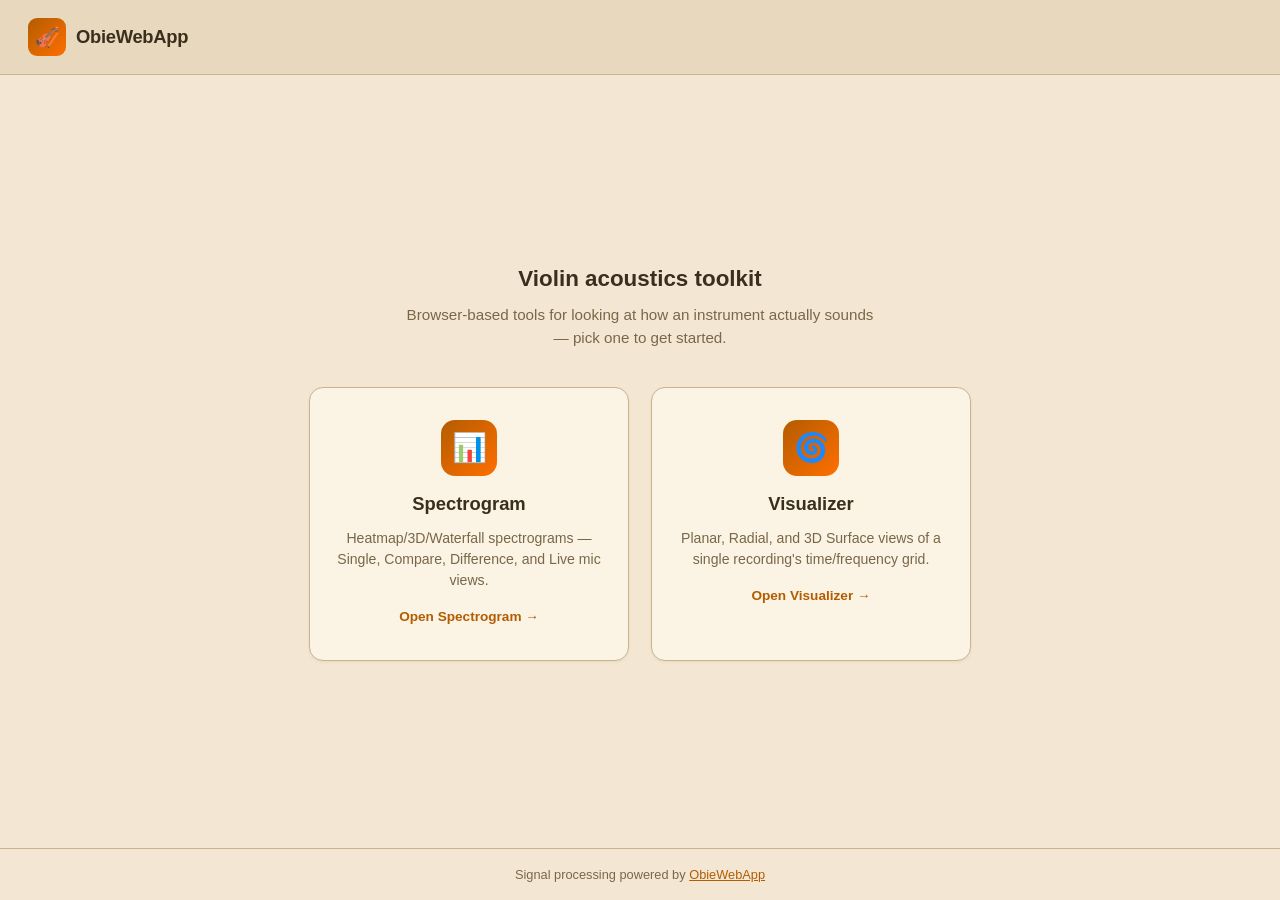
<file: index.html>
<!DOCTYPE html>
<html lang="en">
<head>
  <meta charset="UTF-8">
  <meta name="viewport" content="width=device-width, initial-scale=1.0">
  <title>ObieWebApp</title>
  <style>
    :root {
      --bg:        #f3e7d3;
      --bg-deep:   #e8d8be;
      --surface:   #fbf3e3;
      --border:    #c9b48f;
      --text:      #3a2e1d;
      --muted:     #7a6749;
      --accent:    #b35c00;
      --accent-2:  #ff6f00;
      --shadow:    0 1px 3px rgba(80, 50, 10, 0.08);
    }
    * { box-sizing: border-box; margin: 0; padding: 0; }
    html, body {
      background: var(--bg);
      color: var(--text);
      font-family: -apple-system, BlinkMacSystemFont, "Segoe UI", Helvetica, Arial, sans-serif;
      line-height: 1.5;
      min-height: 100vh;
      display: flex;
      flex-direction: column;
    }
    header.obie-header {
      display: flex;
      align-items: center;
      gap: 14px;
      padding: 18px 28px;
      background: var(--bg-deep);
      border-bottom: 1px solid var(--border);
    }
    header.obie-header .brand {
      display: flex;
      align-items: center;
      gap: 10px;
      color: var(--text);
    }
    header.obie-header .logo-icon {
      width: 38px; height: 38px;
      background: linear-gradient(135deg, var(--accent), var(--accent-2));
      border-radius: 9px;
      display: flex; align-items: center; justify-content: center;
      font-size: 20px;
    }
    header.obie-header h1 {
      font-size: 1.15rem;
      font-weight: 700;
      letter-spacing: -0.3px;
    }

    main {
      flex: 1;
      display: flex;
      flex-direction: column;
      align-items: center;
      justify-content: center;
      padding: 40px 20px;
      gap: 10px;
    }
    main .intro {
      text-align: center;
      max-width: 480px;
      margin-bottom: 28px;
    }
    main .intro h2 {
      font-size: 1.4rem;
      margin-bottom: 8px;
    }
    main .intro p {
      color: var(--muted);
      font-size: 0.95rem;
    }

    .tool-grid {
      display: flex;
      flex-wrap: wrap;
      gap: 22px;
      justify-content: center;
      max-width: 780px;
    }
    a.tool-card {
      display: flex;
      flex-direction: column;
      align-items: center;
      text-align: center;
      gap: 10px;
      width: 320px;
      padding: 32px 26px;
      background: var(--surface);
      border: 1px solid var(--border);
      border-radius: 14px;
      box-shadow: var(--shadow);
      text-decoration: none;
      color: var(--text);
      transition: transform 0.15s, border-color 0.15s, box-shadow 0.15s;
    }
    a.tool-card:hover {
      transform: translateY(-3px);
      border-color: var(--accent);
      box-shadow: 0 6px 16px rgba(80, 50, 10, 0.14);
    }
    a.tool-card .tool-icon {
      width: 56px; height: 56px;
      background: linear-gradient(135deg, var(--accent), var(--accent-2));
      border-radius: 14px;
      display: flex; align-items: center; justify-content: center;
      font-size: 28px;
      margin-bottom: 4px;
    }
    a.tool-card h3 {
      font-size: 1.15rem;
      font-weight: 700;
    }
    a.tool-card p {
      color: var(--muted);
      font-size: 0.88rem;
    }
    a.tool-card .go {
      margin-top: 6px;
      font-size: 0.85rem;
      font-weight: 600;
      color: var(--accent);
    }

    footer.obie-footer {
      text-align: center;
      padding: 16px;
      font-size: 0.8rem;
      color: var(--muted);
      border-top: 1px solid var(--border);
    }
    footer.obie-footer a { color: var(--accent); }
  </style>
</head>
<body>

  <header class="obie-header">
    <span class="brand">
      <div class="logo-icon">🎻</div>
      <h1>ObieWebApp</h1>
    </span>
  </header>

  <main>
    <div class="intro">
      <h2>Violin acoustics toolkit</h2>
      <p>Browser-based tools for looking at how an instrument actually sounds — pick one to get started.</p>
    </div>

    <div class="tool-grid">
      <a class="tool-card" href="./spectrogram/">
        <div class="tool-icon">📊</div>
        <h3>Spectrogram</h3>
        <p>Heatmap/3D/Waterfall spectrograms — Single, Compare, Difference, and Live mic views.</p>
        <span class="go">Open Spectrogram →</span>
      </a>

      <a class="tool-card" href="./visualizer/">
        <div class="tool-icon">🌀</div>
        <h3>Visualizer</h3>
        <p>Planar, Radial, and 3D Surface views of a single recording's time/frequency grid.</p>
        <span class="go">Open Visualizer →</span>
      </a>
    </div>
  </main>

  <footer class="obie-footer">
    Signal processing powered by <a href="https://github.com/chrisbuerginrogers/ObieApp" target="_blank" rel="noopener">ObieWebApp</a>
  </footer>

</body>
</html>
</file>
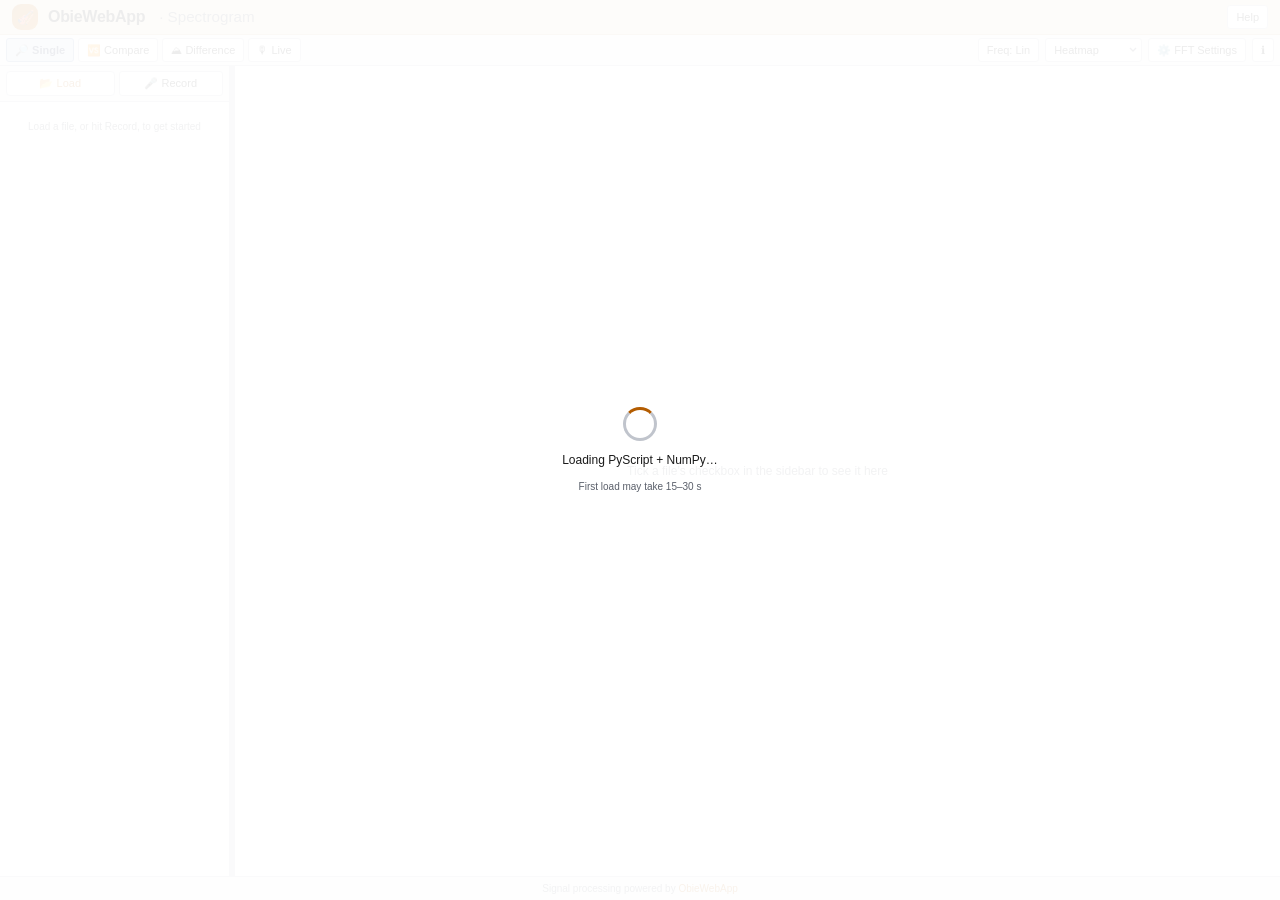
<file: spectrogram/index.html>
<!DOCTYPE html>
<html lang="en">
<head>
  <script src="./coi-serviceworker.js"></script>
  <meta charset="UTF-8">
  <meta name="viewport" content="width=device-width, initial-scale=1.0">
  <title>Spectrogram — ObieWebApp</title>

  <link rel="stylesheet" href="./css/theme.css">
  <link rel="stylesheet" href="./spectrogram.css">

  <script src="https://cdn.plot.ly/plotly-2.32.0.min.js" crossorigin="anonymous"></script>

  <!-- PyScript 2026.3.1 -->
  <link  rel="stylesheet" href="https://pyscript.net/releases/2026.3.1/core.css">
  <script type="module"   src="https://pyscript.net/releases/2026.3.1/core.js"></script>

  <!-- Shared JS — order matters -->
  <script src="./js/plotly-theme.js"></script>
  <script src="./js/audio.js"></script>
  <script src="./js/browser-check.js"></script>       <!-- Chrome check -->
  <script src="./spectrogram.js" defer></script>
</head>
<body>

<div id="loading" class="loading-overlay">
  <div class="spin"></div>
  <div class="load-title">Loading PyScript + NumPy…</div>
  <div class="load-sub">First load may take 15–30 s</div>
</div>

<div class="sp-page">

  <!-- ── Header ──────────────────────────────────────────────────────── -->
  <header class="obie-header">
    <span class="brand">
      <div class="logo-icon">🎻</div>
      <h1>ObieWebApp</h1>
    </span>
    <span class="crumb">· Spectrogram</span>
    <div class="gap"></div>
    <button class="tb-btn" onclick="specHelp()">Help</button>
  </header>

  <!-- ── Toolbar ─────────────────────────────────────────────────────── -->
  <div class="sp-toolbar">
    <div class="tb-group">
      <button id="mode-single-btn" class="tb-btn active" onclick="specSetMode('single')" title="Show the topmost sidebar-checked file, full width">🔎 Single</button>
      <button id="mode-compare-btn" class="tb-btn" onclick="specSetMode('compare')" title="Show up to 6 files selected in the sidebar, stacked as rows">🆚 Compare</button>
      <button id="mode-diff-btn" class="tb-btn" onclick="specSetMode('diff')" title="Show the intensity difference between the ① and ② files chosen in the sidebar">⛰ Difference</button>
      <button id="mode-live-btn" class="tb-btn" onclick="specSetMode('live')" title="Watch a live spectrogram of the microphone without saving it — handy for dialing in settings">🎙 Live</button>
    </div>
    <div class="tb-flex"></div>
    <button id="mirror-style-btn" class="tb-btn" onclick="specToggleMirrorStyle()" style="display:none"
            title="Toggle Mirror between two independent curves/surfaces and a true signed ①&#8722;② subtraction">Mirror: Independent</button>
    <button id="mirror-3d-btn" class="tb-btn" onclick="specToggleMirror3D()" style="display:none"
            title="Toggle Mirror between a flat 2D chart and literal 3D surfaces">Mirror: Flat</button>
    <button id="mirror-axis-btn" class="tb-btn" onclick="specToggleMirrorAxis()" style="display:none"
            title="Toggle which axis the two files share in flat Mirror view">Mirror: Frequency</button>
    <button id="freq-scale-btn" class="tb-btn" onclick="specToggleFreqScale()"
            title="Toggle spectrogram frequency axis between linear and log">Freq: Lin</button>
    <select id="view-mode-sel" class="tb-btn" onchange="specViewModeChanged()" title="Plot type">
      <option value="heatmap" selected>Heatmap</option>
      <option value="surface">3D Surface</option>
      <option value="waterfall">Waterfall</option>
      <option value="mirror" title="Difference view only">Mirror (① | ②)</option>
    </select>
    <button class="tb-btn" onclick="specPreferences()" title="FFT window/hop/max-freq, smoothing, colorscale">⚙️ FFT Settings</button>
    <button class="tb-btn" onclick="specShowInfo()" title="How to use this tool">ℹ</button>
  </div>

  <!-- ── Main body: sidebar + resizer + plot area ─────────────────────── -->
  <div class="sp-body">

    <!-- Left: loaded-file list (Explore-style) -->
    <div class="sp-sidebar">
      <div class="sp-sidebar-toolbar">
        <label class="file-btn" id="file-btn-label" style="width:auto"
               title="WAV/MP3 (audio) or TRF/TRV/AvC/AvR/CSV/MAT (FRF — IFFT'd to an impulse response). Pick multiple files at once if you like.">
          <span>📂 Load</span>
          <input type="file" id="file-input" multiple
                 accept=".wav,.mp3,.trf,.trv,.avc,.avr,.csv,.mat,audio/wav,audio/mpeg,audio/*"
                 onchange="loadFiles(this)">
        </label>
        <button id="record-btn" class="tb-btn" onclick="specToggleRecord()" title="Record a new file from your microphone">🎤 Record</button>
      </div>
      <div id="file-list" class="sp-file-list"></div>
    </div><!-- sp-sidebar -->

    <!-- Drag handle -->
    <div id="sp-resizer" class="sp-resizer"></div>

    <!-- Right: Single/Compare panels, dynamically built from the file list -->
    <div class="sp-compare" id="compare-view"></div>

    <!-- Full-width difference view — hidden until "⛰ Difference" mode is selected -->
    <div class="sp-diffview" id="diff-view" style="display:none">
      <div class="sp-panel-toolbar">
        <span class="sp-panel-title" id="diff-title">Difference: ① − ②</span>
        <span class="sp-diff-legend" id="diff-legend">
          <span class="sp-legend-sw" style="background:#b2182b"></span>① louder
          <span class="sp-legend-sw" style="background:#f7f7f7;border:1px solid var(--border)"></span>≈ equal
          <span class="sp-legend-sw" style="background:#2166ac"></span>② louder
        </span>
        <div class="tb-flex"></div>
        <span class="sp-panel-status" id="diff-status">choose two files in the sidebar (① and ②)</span>
      </div>
      <div class="sp-plot-row" style="flex:1">
        <div id="diff-plot" class="plot-div"></div>
      </div>
    </div>

    <!-- Full-width live-mic view — hidden until "🎙 Live" mode is selected -->
    <div class="sp-diffview" id="live-view" style="display:none">
      <div class="sp-panel-toolbar">
        <span class="sp-panel-title">Live Spectrogram</span>
        <button id="live-btn" class="tb-btn" onclick="specToggleLive()" title="Start/stop watching the microphone">🎙 Start Live</button>
        <div class="tb-flex"></div>
        <span class="sp-panel-status" id="live-status">not listening</span>
      </div>
      <div class="sp-plot-row" style="flex:1">
        <div id="live-plot" class="plot-div"></div>
      </div>
      <div class="sp-panel-frameinfo" id="frame-info-live">–</div>
    </div>

  </div><!-- sp-body -->

  <!-- ── Footer ──────────────────────────────────────────────────────── -->
  <footer class="sp-footer">
    Signal processing powered by <a href="https://github.com/chrisbuerginrogers/ObieApp" target="_blank" rel="noopener">ObieWebApp</a>
  </footer>

</div><!-- sp-page -->

<!-- ── FFT Settings modal ────────────────────────────────────────────── -->
<div id="prefs-modal" class="modal-overlay">
  <div class="modal-box" style="width:min(92vw,340px)">
    <div class="modal-header">
      <span class="modal-title">⚙️ FFT Settings</span>
      <button class="modal-close" onclick="specClosePrefs()">✕</button>
    </div>
    <div class="modal-body">
      <div class="sp-row">
        <label for="n-fft-sel">Window size</label>
        <select id="n-fft-sel" onchange="specSettingsChanged()">
          <option value="512">512</option>
          <option value="1024">1024</option>
          <option value="2048" selected>2048</option>
          <option value="4096">4096</option>
          <option value="8192">8192</option>
        </select>
      </div>
      <div class="sp-row">
        <label for="hop-sel">Hop size</label>
        <select id="hop-sel" onchange="specSettingsChanged()">
          <option value="128">128</option>
          <option value="256">256</option>
          <option value="512" selected>512</option>
          <option value="1024">1024</option>
          <option value="2048">2048</option>
        </select>
      </div>
      <div class="sp-row">
        <label for="fmax-inp">Max freq</label>
        <input id="fmax-inp" type="number" value="8000" min="500" max="24000" step="500" onchange="specSettingsChanged()">
        <span class="sp-unit">Hz</span>
      </div>
      <div class="sp-row">
        <label for="semitone-sel">Smoothing</label>
        <select id="semitone-sel" onchange="specSettingsChanged()">
          <option value="0" selected>No smoothing</option>
          <option value="0.25">¼ semitone</option>
          <option value="0.5">½ semitone</option>
          <option value="1">1 semitone</option>
          <option value="2">2 semitones</option>
          <option value="3">3 semitones</option>
          <option value="4">4 semitones</option>
          <option value="12">Octave</option>
        </select>
      </div>
      <div class="sp-row">
        <label for="colorscale-sel">Colorscale</label>
        <select id="colorscale-sel" onchange="specRenderAll()">
          <option value="Plasma" selected>Plasma</option>
          <option value="Viridis">Viridis</option>
          <option value="Inferno">Inferno</option>
          <option value="Jet">Jet</option>
          <option value="Greys">Greyscale</option>
          <option value="RdBu">RdBu (diverging — best for Difference)</option>
        </select>
      </div>
      <p class="sp-hint">Higher window size = finer frequency resolution, coarser time resolution. Settings apply to every loaded file, so any comparison is apples-to-apples.</p>
      <div class="save-row">
        <button class="act-btn accent" onclick="specSavePrefs()">Save</button>
        <button class="act-btn" onclick="specResetPrefs()">Reset defaults</button>
        <span id="prefs-save-msg" class="save-msg"></span>
      </div>
    </div>
  </div>
</div>

<!-- ── Info modal ─────────────────────────────────────────────────────── -->
<div id="info-modal" class="modal-overlay">
  <div class="modal-box" style="width:min(92vw,420px)">
    <div class="modal-header">
      <span class="modal-title">ℹ How to use this tool</span>
      <button class="modal-close" onclick="specCloseInfo()">✕</button>
    </div>
    <div class="modal-body sp-info-body">
      <p>Load a file (WAV, MP3, or FRF: TRF/TRV/AvC/AvR/CSV/MAT) or record from the mic — each becomes a numbered row in the sidebar list.</p>
      <p><strong>🔎 Single</strong> shows one file, full width — the same checkbox Compare uses picks it: whichever checked file sits highest in the sidebar list. Check a lower file to bring it forward; uncheck it to fall back to the next checked one below.</p>
      <p><strong>🆚 Compare</strong> stacks the files whose checkbox is ticked in the sidebar, one row each, up to 6 at a time.</p>
      <p><strong>⛰ Difference</strong> shows the intensity difference between exactly two files — pick them with the small ① / ② buttons on each sidebar row. <strong>Mirror</strong> instead shows ① and ② side by side around a center line, without subtracting them.</p>
      <p><strong>🎙 Live</strong> watches the microphone continuously while you dial in FFT settings — nothing is saved.</p>
      <p>Only one microphone recording can run at a time.</p>
    </div>
  </div>
</div>

<script type="py" src="./main.py" config="./pyscript.toml" async></script>
</body>
</html>
</file>
<file: spectrogram/css/theme.css>
/* ─────────────────────────────────────────────────────────────────────
 * theme.css — shared theme for ObieWebApp2
 * Light-brown / parchment background, warm accents.
 * ───────────────────────────────────────────────────────────────────── */

:root {
  --bg:        #f3e7d3;   /* light brown / parchment */
  --bg-deep:   #e8d8be;   /* slightly darker brown for surfaces */
  --surface:   #fbf3e3;   /* card surface */
  --border:    #c9b48f;
  --text:      #3a2e1d;
  --muted:     #7a6749;
  --accent:    #b35c00;   /* burnt-orange */
  --accent-2:  #ff6f00;   /* primary plot/data color */
  --accent-3:  #6e8b3d;   /* olive accent */
  --shadow:    0 1px 3px rgba(80, 50, 10, 0.08);
}

* { box-sizing: border-box; margin: 0; padding: 0; }

html, body {
  background: var(--bg);
  color: var(--text);
  font-family: -apple-system, BlinkMacSystemFont, "Segoe UI", Helvetica, Arial, sans-serif;
  line-height: 1.5;
  min-height: 100vh;
}

/* ─── Page header (shared across tool pages) ──────────────────────── */
header.obie-header {
  display: flex;
  align-items: center;
  gap: 14px;
  padding: 18px 28px;
  background: var(--bg-deep);
  border-bottom: 1px solid var(--border);
}
header.obie-header a.brand {
  display: flex;
  align-items: center;
  gap: 10px;
  text-decoration: none;
  color: var(--text);
}
header.obie-header .logo-icon {
  width: 38px; height: 38px;
  background: linear-gradient(135deg, var(--accent), var(--accent-2));
  border-radius: 9px;
  display: flex; align-items: center; justify-content: center;
  font-size: 20px;
}
header.obie-header h1 {
  font-size: 1.15rem;
  font-weight: 700;
  letter-spacing: -0.3px;
}
header.obie-header .crumb {
  color: var(--muted);
  font-size: 0.95rem;
}
header.obie-header .gap { flex: 1; }

/* ─── Generic surfaces ────────────────────────────────────────────── */
.card {
  background: var(--surface);
  border: 1px solid var(--border);
  border-radius: 10px;
  padding: 18px 20px;
  box-shadow: var(--shadow);
}

/* ─── Buttons ─────────────────────────────────────────────────────── */
.btn {
  background: var(--surface);
  border: 1px solid var(--border);
  color: var(--text);
  border-radius: 6px;
  padding: 6px 14px;
  cursor: pointer;
  font-size: 0.9rem;
  font-family: inherit;
  transition: background 0.15s, border-color 0.15s;
}
.btn:hover:not(:disabled) {
  background: var(--bg-deep);
  border-color: var(--accent);
}
.btn:disabled { opacity: 0.45; cursor: default; }
.btn.primary {
  background: var(--accent);
  border-color: var(--accent);
  color: #fff;
  font-weight: 600;
}
.btn.primary:hover:not(:disabled) { background: var(--accent-2); border-color: var(--accent-2); }

/* ─── Form controls ───────────────────────────────────────────────── */
input[type=number], input[type=text], select {
  background: #fff;
  border: 1px solid var(--border);
  border-radius: 5px;
  padding: 5px 8px;
  font-size: 0.9rem;
  color: var(--text);
  font-family: inherit;
}
input:focus, select:focus { outline: 1px solid var(--accent); border-color: var(--accent); }
label { font-size: 0.85rem; color: var(--muted); }

/* ─── Helpers ─────────────────────────────────────────────────────── */
.muted { color: var(--muted); }
.center { text-align: center; }
hr.divider { border: none; border-top: 1px solid var(--border); margin: 18px 0; }
</file>
<file: spectrogram/spectrogram.css>
/* ── White theme override (matches Explore / Acquire / Convolve) ─────── */
:root {
  --bg:        #ffffff;
  --bg-deep:   #eff1f4;
  --surface:   #ffffff;
  --border:    #c0c4cc;
  --text:      #1a1a1a;
  --muted:     #5a5f6a;
  --accent:    #b35c00;
  --accent-2:  #d07000;
  --green:     #2e7d32;
  --red:       #c62828;
  --hover:     #e4e8ee;
}

html, body { overflow: hidden; height: 100%; }

/* ── Page shell ───────────────────────────────────────────────────────── */
.sp-page { display: flex; flex-direction: column; height: 100vh; background: var(--bg); }

/* ── Compact header (same as Explore / Acquire / Convolve) ──────────── */
header.obie-header { padding: 4px 12px; min-height: 0; background: #e8d8be; border-bottom-color: #c9b48f; }
header.obie-header h1 { font-size: 1rem; }
header.obie-header .logo-icon { width: 26px; height: 26px; font-size: 14px; }
header.obie-header .brand { display: flex; align-items: center; gap: 10px; }
header.obie-header .gap { flex: 1; }

/* ── Loading overlay ─────────────────────────────────────────────────── */
.loading-overlay {
  position: fixed; inset: 0;
  background: rgba(255,255,255,0.92);
  display: flex; flex-direction: column;
  align-items: center; justify-content: center;
  z-index: 999; gap: 10px;
}
.loading-overlay.gone { display: none; }
.spin {
  width: 34px; height: 34px;
  border: 3px solid var(--border); border-top-color: var(--accent);
  border-radius: 50%; animation: spin 0.7s linear infinite;
}
@keyframes spin { to { transform: rotate(360deg); } }
.load-title { font-size: 12px; font-weight: 500; }
.load-sub   { font-size: 10px; color: var(--muted); }

/* ── Toolbar ─────────────────────────────────────────────────────────── */
.sp-toolbar {
  background: var(--bg-deep); border-bottom: 1px solid var(--border);
  padding: 3px 6px; flex-shrink: 0;
  display: flex; align-items: center; gap: 6px; min-height: 28px;
}
.tb-flex { flex: 1; }
.tb-group { display: flex; gap: 4px; }
.sp-toolbar-lbl { font-size: 11px; color: var(--muted); white-space: nowrap; }
.sp-sect-note { font-weight: 400; text-transform: none; letter-spacing: 0; }

.tb-btn {
  background: var(--surface); border: 1px solid var(--border); border-radius: 3px;
  padding: 2px 8px; font-size: 11px; font-family: inherit;
  color: var(--text); cursor: pointer; white-space: nowrap; line-height: 18px;
  transition: background 0.1s, border-color 0.1s;
}
.tb-btn:hover:not(:disabled) { background: var(--hover); border-color: #9aa0aa; }
.tb-btn:disabled { opacity: 0.4; cursor: default; }
.tb-btn.accent { background: var(--accent); border-color: var(--accent); color: #fff; font-weight: 600; }
.tb-btn.accent:hover:not(:disabled) { background: var(--accent-2); border-color: var(--accent-2); }
.tb-btn.active { background: #d0d8e8; border-color: #7090b8; color: #1a2a50; font-weight: 600; }
.tb-btn.recording {
  background: var(--red); border-color: var(--red); color: #fff; font-weight: 600;
  animation: sp-pulse 1.4s ease-in-out infinite;
}
@keyframes sp-pulse { 0%, 100% { opacity: 1; } 50% { opacity: 0.65; } }

.file-btn {
  display: inline-flex; align-items: center;
  padding: 3px 10px;
  background: var(--surface); border: 1px solid var(--border);
  border-radius: 4px; font-size: 11px; font-family: inherit;
  color: var(--accent); cursor: pointer;
  transition: background 0.1s, border-color 0.1s;
}
.file-btn:hover { background: var(--hover); border-color: var(--accent); }
.file-btn input[type=file] { display: none; }

.sp-status-txt {
  font-size: 10px; color: var(--muted); font-style: italic;
  white-space: nowrap; max-width: 260px; overflow: hidden; text-overflow: ellipsis;
}
.sp-status-txt.ok  { color: var(--green); font-style: normal; }
.sp-status-txt.err { color: var(--red);   font-style: normal; }

/* ── Main body ───────────────────────────────────────────────────────── */
.sp-body { display: flex; flex: 1; overflow: hidden; }

/* ── Left sidebar — Explore-style loaded-file list ──────────────────────── */
.sp-sidebar {
  width: 230px; flex-shrink: 0;
  border-right: 1px solid var(--border);
  display: flex; flex-direction: column;
  overflow: hidden;
  background: var(--bg);
}
.sp-sidebar-toolbar {
  display: flex; gap: 4px; padding: 5px 6px;
  background: var(--bg-deep); border-bottom: 1px solid var(--border);
  flex-shrink: 0;
}
.sp-sidebar-toolbar .file-btn, .sp-sidebar-toolbar .tb-btn { flex: 1; justify-content: center; }

.sp-file-list { flex: 1; overflow-y: auto; padding: 3px 4px; }
.sp-file-list::-webkit-scrollbar { width: 3px; }
.sp-file-list::-webkit-scrollbar-thumb { background: var(--border); border-radius: 2px; }
.sp-file-empty {
  font-size: 10px; color: var(--muted); padding: 14px 8px;
  text-align: center; line-height: 1.5;
}

.sp-file-row {
  border-radius: 4px; padding: 4px 5px; margin-bottom: 3px;
  border: 1px solid transparent;
}
.sp-file-row:hover { background: var(--hover); }
.sp-file-row.focused { border-color: var(--accent); background: #fdf3e8; }
.sp-file-row.recording { border-color: var(--red); }

.sp-file-row-top { display: flex; align-items: center; gap: 4px; }
.sp-file-num {
  font-size: 10px; font-weight: 700; color: var(--muted);
  min-width: 14px; text-align: right; flex-shrink: 0;
}
.sp-file-cmp { margin: 0; cursor: pointer; flex-shrink: 0; width: 12px; height: 12px; }
.sp-file-name {
  font-size: 11px; color: var(--text); flex: 1;
  overflow: hidden; text-overflow: ellipsis; white-space: nowrap; min-width: 0;
}
.sp-file-row.focused .sp-file-name { font-weight: 700; color: var(--accent); }
.sp-file-remove {
  background: none; border: none; cursor: pointer; flex-shrink: 0;
  font-size: 12px; color: var(--muted); line-height: 1; padding: 0 2px;
}
.sp-file-remove:hover { color: var(--red); }

.sp-file-status {
  font-size: 9px; color: var(--muted); font-style: italic;
  padding: 1px 0 2px 18px; overflow: hidden; text-overflow: ellipsis; white-space: nowrap;
}
.sp-file-status.ok  { color: var(--green); font-style: normal; }
.sp-file-status.err { color: var(--red);   font-style: normal; }

.sp-file-row-ctl { display: flex; align-items: center; gap: 3px; padding-left: 18px; }
.sp-file-ctl-btn {
  font-size: 9px; color: var(--text); background: var(--surface);
  border: 1px solid var(--border); border-radius: 2px;
  padding: 0 4px; line-height: 14px; cursor: pointer; flex-shrink: 0;
}
.sp-file-ctl-btn:hover:not(:disabled) { background: var(--hover); }
.sp-file-ctl-btn:disabled { opacity: 0.35; cursor: default; }
.sp-file-ctl-btn.on-1 { background: #b2182b; border-color: #b2182b; color: #fff; }
.sp-file-ctl-btn.on-2 { background: #2166ac; border-color: #2166ac; color: #fff; }
.sp-file-ctl-gap { flex: 1; }

.sp-hint { font-size: 10px; color: var(--muted); font-style: italic; line-height: 1.4; margin-top: 4px; }
.sp-info-body { font-size: 11px; color: var(--text); line-height: 1.5; }

/* ── Form rows (used inside the FFT Settings modal) ─────────────────────── */
.sp-row {
  display: flex; align-items: center; gap: 6px;
  margin-bottom: 8px; font-size: 11px;
}
.sp-row:last-child { margin-bottom: 0; }
.sp-row label { color: var(--muted); min-width: 90px; flex-shrink: 0; }
.sp-row select, .sp-row input {
  flex: 1; font-size: 11px; padding: 2px 4px; max-width: 140px;
  border: 1px solid var(--border); border-radius: 3px;
  background: #fff; color: var(--text); font-family: inherit;
}
.sp-unit { font-size: 10px; color: var(--muted); }
.sp-modal-sect {
  font-size: 10px; font-weight: 700; text-transform: uppercase;
  letter-spacing: 0.6px; color: var(--muted);
  margin: 12px 0 6px;
}
.sp-modal-sect:first-child { margin-top: 0; }

/* ── "View" plot-type select, styled to read as a labelled toolbar button ── */
select.tb-btn {
  -webkit-appearance: none; -moz-appearance: none; appearance: none;
  padding-right: 18px;
  background-image: url("data:image/svg+xml;utf8,<svg xmlns='http://www.w3.org/2000/svg' width='8' height='8'><path d='M1 2l3 3 3-3' stroke='%235a5f6a' stroke-width='1.3' fill='none'/></svg>");
  background-repeat: no-repeat; background-position: right 4px center;
}

/* ── Drag resize handle ──────────────────────────────────────────────── */
.sp-resizer {
  width: 5px; flex-shrink: 0; cursor: col-resize;
  background: var(--border); transition: background 0.1s;
}
.sp-resizer:hover, .sp-resizer.dragging { background: var(--accent); }

/* ── Comparison panels — Single is one row, Compare stacks up to 6 rows ─── */
.sp-compare { flex: 1; display: flex; flex-direction: column; overflow: hidden; min-width: 0; }
.sp-panel {
  flex: 1; min-width: 0; min-height: 0; display: flex; flex-direction: column; overflow: hidden;
}
.sp-panel + .sp-panel { border-top: 1px solid var(--border); }

/* ── Full-width difference view (A − B) ────────────────────────────────── */
.sp-diffview { flex: 1; min-width: 0; display: flex; flex-direction: column; overflow: hidden; }

.sp-diff-legend {
  display: flex; align-items: center; gap: 4px;
  font-size: 10px; color: var(--muted); white-space: nowrap;
}
.sp-legend-sw {
  display: inline-block; width: 10px; height: 10px; border-radius: 2px;
  margin-left: 8px;
}
.sp-legend-sw:first-child { margin-left: 0; }

.sp-panel-toolbar {
  display: flex; align-items: center; gap: 5px; flex-wrap: wrap;
  padding: 4px 6px; flex-shrink: 0;
  background: var(--bg-deep); border-bottom: 1px solid var(--border);
}
.sp-panel-title { font-size: 11px; font-weight: 700; margin-right: 2px; }
.sp-panel-status {
  font-size: 10px; color: var(--muted); font-style: italic;
  padding: 2px 6px; flex-shrink: 0; white-space: nowrap; overflow: hidden; text-overflow: ellipsis;
}
.sp-panel-status.ok  { color: var(--green); font-style: normal; }
.sp-panel-status.err { color: var(--red);   font-style: normal; }
.sp-panel-frameinfo {
  font-size: 9px; color: var(--muted); font-family: monospace;
  padding: 1px 6px; flex-shrink: 0; white-space: pre; overflow: hidden; text-overflow: ellipsis;
  line-height: 1.3;
}

/* ── Plot area ───────────────────────────────────────────────────────── */
.sp-plot-row { display: flex; flex-direction: column; overflow: hidden; }
.sp-spec-row { flex: 1; }
.plot-div { flex: 1; min-height: 0; width: 100%; }

/* ── Footer ──────────────────────────────────────────────────────────── */
.sp-footer {
  flex-shrink: 0; text-align: center;
  font-size: 10px; color: var(--muted);
  padding: 4px; border-top: 1px solid var(--border); background: var(--bg-deep);
}
.sp-footer a { color: var(--accent); text-decoration: none; }
.sp-footer a:hover { text-decoration: underline; }

/* ── Modals (matches Explore) ────────────────────────────────────────── */
.modal-overlay {
  display: none; position: fixed; inset: 0;
  background: rgba(0,0,0,0.4); z-index: 500;
  align-items: center; justify-content: center;
}
.modal-overlay.open { display: flex; }
.modal-box {
  background: var(--surface); border: 1px solid var(--border);
  border-radius: 8px; box-shadow: 0 8px 28px rgba(0,0,0,0.22);
  overflow: hidden; display: flex; flex-direction: column;
  max-height: 90vh;
}
.modal-header {
  display: flex; align-items: center; justify-content: space-between;
  padding: 8px 14px; background: var(--bg-deep);
  border-bottom: 1px solid var(--border); flex-shrink: 0;
}
.modal-title { font-size: 13px; font-weight: 700; }
.modal-close {
  background: none; border: none; cursor: pointer;
  font-size: 17px; color: var(--muted); line-height: 1;
}
.modal-close:hover { color: var(--text); }
.modal-body { padding: 14px; overflow-y: auto; }

.act-btn {
  background: var(--surface); border: 1px solid var(--border); border-radius: 3px;
  padding: 1px 7px; font-size: 11px; font-family: inherit;
  color: var(--text); cursor: pointer; white-space: nowrap; line-height: 18px;
}
.act-btn:hover:not(:disabled) { background: var(--hover); }
.act-btn:disabled { opacity: 0.4; cursor: default; }
.act-btn.accent { background: var(--accent); border-color: var(--accent); color: #fff; font-weight: 600; }
.act-btn.accent:hover { background: var(--accent-2); border-color: var(--accent-2); }

.save-row { display: flex; gap: 8px; margin-top: 4px; align-items: center; }
.save-msg { font-size: 11px; color: var(--green); font-style: italic; }

/* ── Responsive ──────────────────────────────────────────────────────── */
@media (max-width: 900px) {
  .sp-sidebar { width: 100%; height: 160px; border-right: none; border-bottom: 1px solid var(--border); }
  .sp-body { flex-direction: column; }
  .sp-resizer { display: none; }
  .sp-spec-row { flex: 0 0 320px; }
}
</file>
